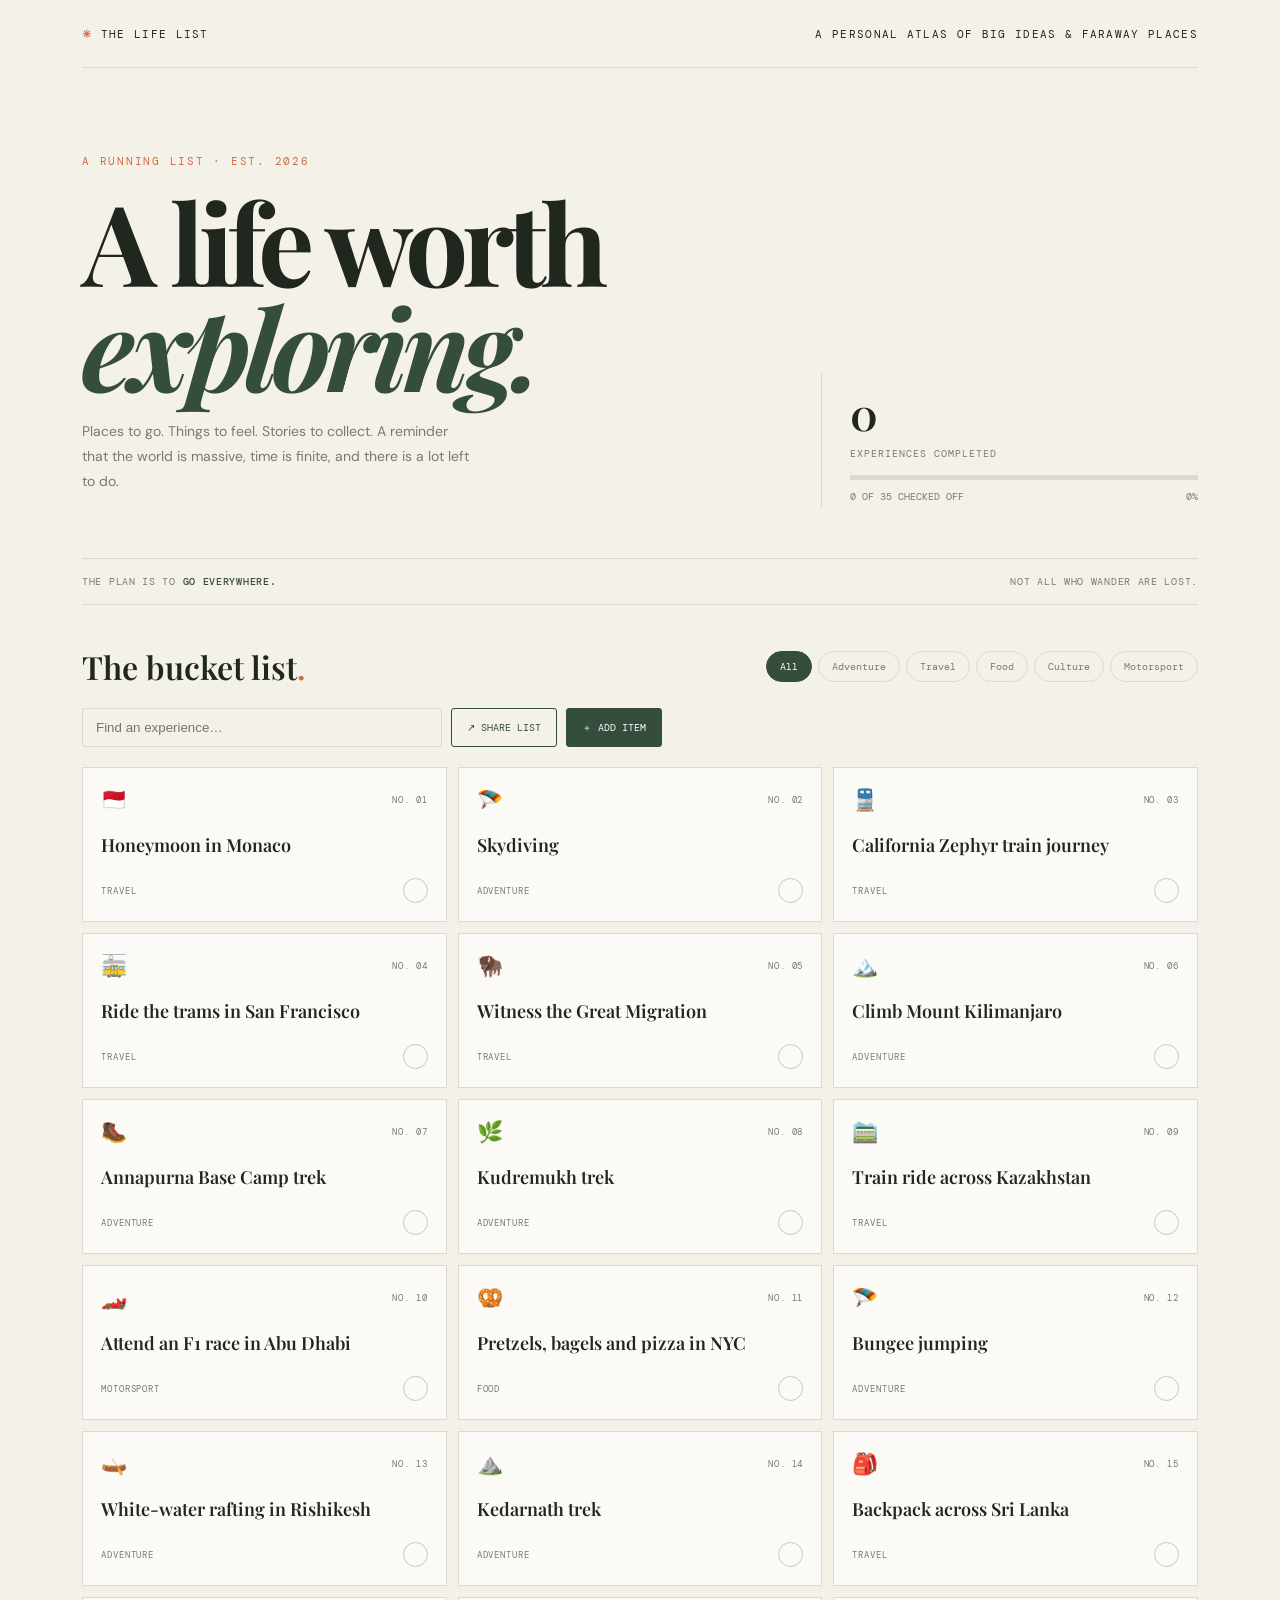
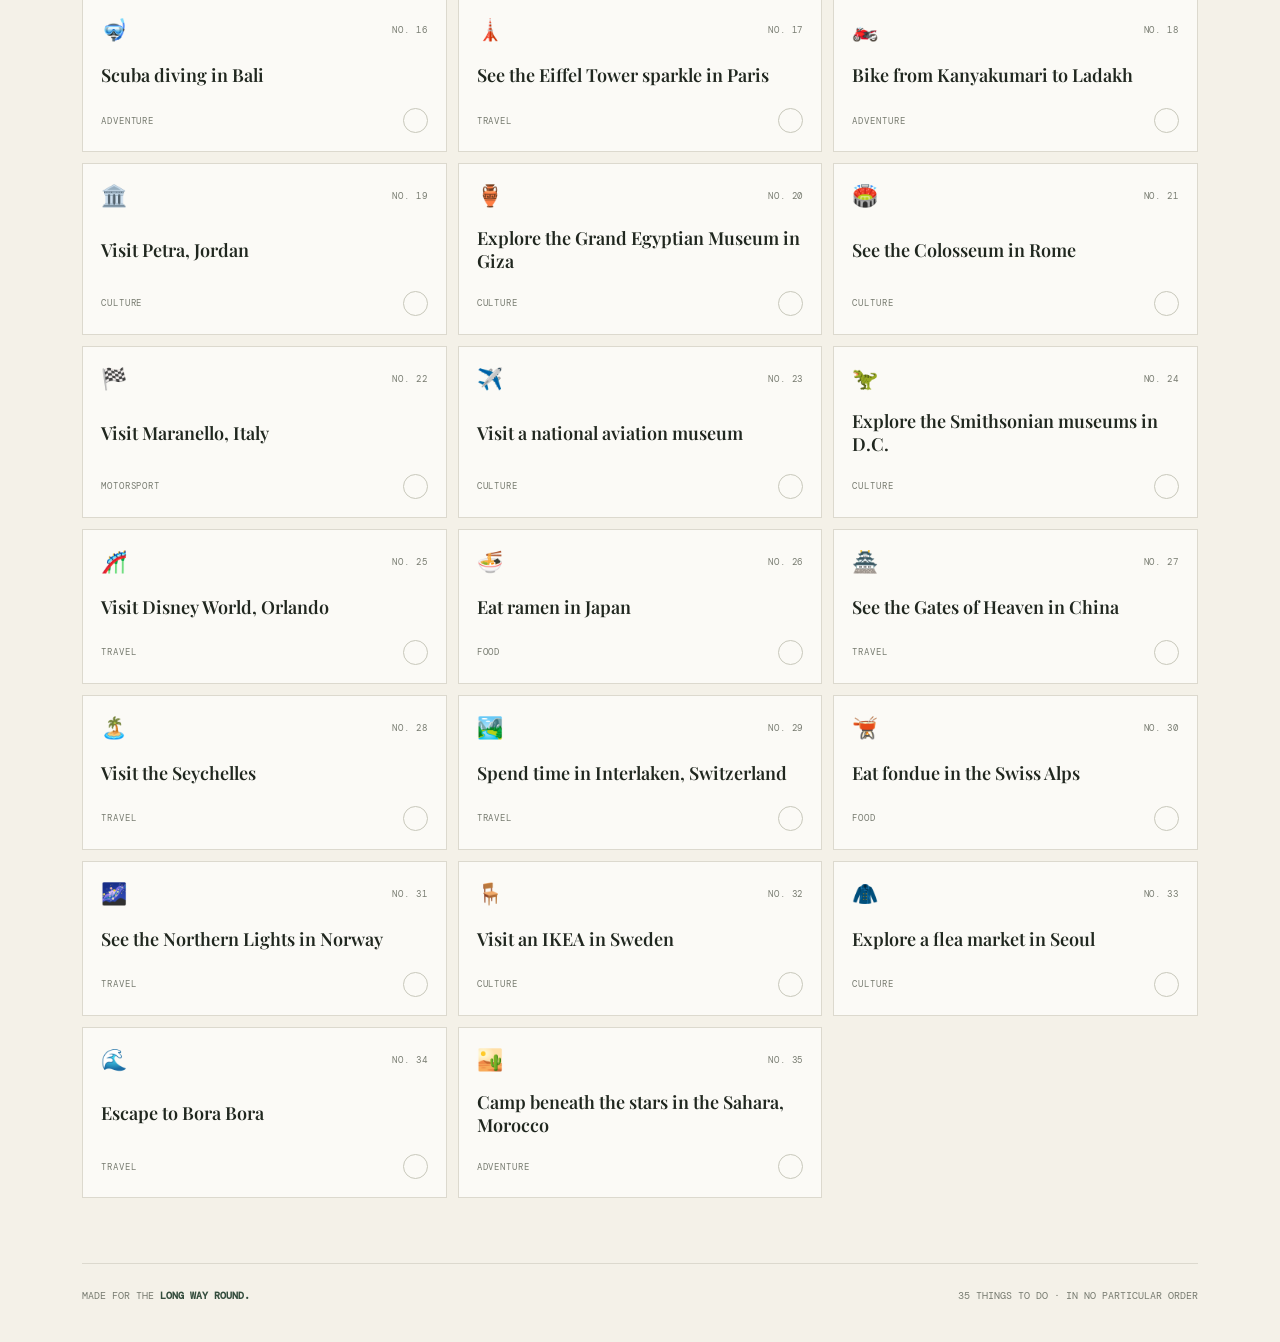
<file: index.html>
<!doctype html><html lang="en"><head><meta charset="utf-8"><meta name="viewport" content="width=device-width,initial-scale=1"><title>The Life List</title><link rel="preconnect" href="https://fonts.googleapis.com"><link href="https://fonts.googleapis.com/css2?family=DM+Mono&family=DM+Sans:wght@400;500;600;700&family=Playfair+Display:ital,wght@0,600;0,700;1,600&display=swap" rel="stylesheet"><style>
:root{--paper:#f4f1e8;--ink:#20271f;--muted:#777b70;--line:#dcd9ce;--green:#344d3d;--orange:#d66b43;--card:#fbfaf6;--serif:'Playfair Display',Georgia,serif;--mono:'DM Mono',monospace;--sans:'DM Sans',Arial,sans-serif}*{box-sizing:border-box}body{margin:0;background:var(--paper);color:var(--ink);font-family:var(--sans)}.wrap{max-width:1180px;margin:auto;padding:0 32px}.top{height:68px;border-bottom:1px solid var(--line);display:flex;justify-content:space-between;align-items:center;font:11px var(--mono);letter-spacing:.12em}.top b{color:var(--orange)}.hero{padding:75px 0 50px;display:grid;grid-template-columns:1.3fr .7fr;gap:40px;align-items:end}.eyebrow{font:11px var(--mono);letter-spacing:.16em;color:var(--orange);text-transform:uppercase}.hero h1{font:700 clamp(60px,9vw,112px)/.94 var(--serif);letter-spacing:-.055em;margin:20px 0}.hero h1 em{color:var(--green)}.copy{max-width:390px;color:var(--muted);line-height:1.8;font-size:14px}.stats{border-left:1px solid var(--line);padding:10px 0 5px 28px}.stats strong{font:600 44px var(--serif)}.stats small{display:block;font:10px var(--mono);color:var(--muted);letter-spacing:.1em;text-transform:uppercase;margin:5px 0 15px}.bar{height:5px;background:#ddd9ce}.bar i{display:block;height:100%;width:0;background:var(--orange);transition:.3s}.progress{display:flex;justify-content:space-between;font:10px var(--mono);color:var(--muted);margin-top:10px}.quote{border-block:1px solid var(--line);padding:16px 0;display:flex;justify-content:space-between;font:10px var(--mono);letter-spacing:.07em;color:var(--muted)}.quote b{color:var(--green);font-weight:500}.heading{display:flex;justify-content:space-between;align-items:center;gap:20px;margin:40px 0 20px}.heading h2{font:600 32px var(--serif);margin:0}.filters{display:flex;gap:6px;flex-wrap:wrap}.filter{border:1px solid var(--line);background:none;border-radius:30px;padding:8px 13px;font:10px var(--mono);color:var(--muted);cursor:pointer}.filter.active,.filter:hover{background:var(--green);color:white;border-color:var(--green)}.tools{display:flex;gap:9px;margin-bottom:20px}.search{flex:1;max-width:360px;padding:11px 13px;border:1px solid var(--line);background:transparent;border-radius:3px}.btn{border:1px solid var(--green);background:var(--green);color:white;padding:11px 15px;border-radius:3px;font:10px var(--mono);cursor:pointer}.btn.outline{background:transparent;color:var(--green)}.grid{display:grid;grid-template-columns:repeat(3,1fr);gap:11px;padding-bottom:65px}.item{background:var(--card);border:1px solid var(--line);min-height:155px;padding:18px;display:flex;flex-direction:column;justify-content:space-between;transition:.2s}.item:hover{transform:translateY(-3px);border-color:#a9ad9f}.item.done{background:#e9ece3}.itemtop,.itembottom{display:flex;justify-content:space-between;align-items:center}.ico{font-size:21px}.num,.tag{font:9px var(--mono);letter-spacing:.1em;color:var(--muted);text-transform:uppercase}.item h3{font:600 18px/1.3 var(--serif);margin:17px 0}.done h3{text-decoration:line-through;color:#737d70}.check{width:25px;height:25px;border:1px solid #c8c8bb;border-radius:50%;background:none;color:transparent;cursor:pointer}.done .check{background:var(--green);color:white;border-color:var(--green)}footer{border-top:1px solid var(--line);padding:25px 0 40px;display:flex;justify-content:space-between;font:10px var(--mono);color:var(--muted)}footer b{color:var(--green)}.modalbg{position:fixed;inset:0;background:#15201888;display:none;align-items:center;justify-content:center;padding:20px}.modalbg.open{display:flex}.modal{background:var(--paper);padding:28px;width:min(420px,100%);border:1px solid var(--line)}.modal h3{font:600 28px var(--serif);margin:0 0 20px}.modal label{display:block;font:10px var(--mono);color:var(--muted);margin:13px 0 6px}.modal input,.modal select{width:100%;padding:11px;border:1px solid var(--line);background:var(--card)}.modalactions{display:flex;justify-content:flex-end;gap:8px;margin-top:20px}.toast{position:fixed;bottom:22px;left:50%;transform:translateX(-50%);background:var(--ink);color:white;padding:12px 18px;font:11px var(--mono);opacity:0;transition:.2s}.toast.show{opacity:1}@media(max-width:800px){.hero{grid-template-columns:1fr;gap:20px}.stats{border:0;border-top:1px solid var(--line);padding:20px 0 0}.heading{align-items:flex-start;flex-direction:column}.grid{grid-template-columns:repeat(2,1fr)}}@media(max-width:540px){.wrap{padding:0 17px}.hero{padding:45px 0 32px}.hero h1{font-size:61px}.grid{gap:8px}.item{padding:13px;min-height:150px}.item h3{font-size:16px}.quote{font-size:8px}.top span:last-child{display:none}.search{max-width:none;min-width:0}.tools{flex-wrap:wrap}.search{flex-basis:100%}footer{font-size:8px}}
</style></head><body><div class="wrap"><header class="top"><span><b>✳</b> THE LIFE LIST</span><span>A PERSONAL ATLAS OF BIG IDEAS & FARAWAY PLACES</span></header><section class="hero"><div><p class="eyebrow">A running list · Est. 2026</p><h1>A life worth <em>exploring.</em></h1><p class="copy">Places to go. Things to feel. Stories to collect. A reminder that the world is massive, time is finite, and there is a lot left to do.</p></div><div class="stats"><strong id="done">0</strong><small>Experiences completed</small><div class="bar"><i id="fill"></i></div><div class="progress"><span id="progress">0 OF 35 CHECKED OFF</span><span id="percent">0%</span></div></div></section><div class="quote"><span>THE PLAN IS TO <b>GO EVERYWHERE.</b></span><span>NOT ALL WHO WANDER ARE LOST.</span></div><section class="heading"><h2>The bucket list<span style="color:var(--orange)">.</span></h2><div class="filters" id="filters"><button class="filter active" data-cat="All">All</button><button class="filter" data-cat="Adventure">Adventure</button><button class="filter" data-cat="Travel">Travel</button><button class="filter" data-cat="Food">Food</button><button class="filter" data-cat="Culture">Culture</button><button class="filter" data-cat="Motorsport">Motorsport</button></div></section><div class="tools"><input id="search" class="search" placeholder="Find an experience…"><button class="btn outline" id="share">↗ SHARE LIST</button><button class="btn" id="add">＋ ADD ITEM</button></div><main class="grid" id="grid"></main><footer><span>MADE FOR THE <b>LONG WAY ROUND.</b></span><span id="count">35 THINGS TO DO · IN NO PARTICULAR ORDER</span></footer></div><div class="modalbg" id="modal"><form class="modal" id="form"><h3>Add to the list.</h3><label for="title">The experience</label><input id="title" maxlength="80" required placeholder="Something unforgettable…"><label for="category">Category</label><select id="category"><option>Adventure</option><option>Travel</option><option>Food</option><option>Culture</option><option>Motorsport</option></select><div class="modalactions"><button type="button" class="btn outline" id="cancel">CANCEL</button><button class="btn">ADD TO LIST</button></div></form></div><div class="toast" id="toast">Link copied</div>
<script>
const base=[["Honeymoon in Monaco","Travel","🇲🇨"],["Skydiving","Adventure","🪂"],["California Zephyr train journey","Travel","🚆"],["Ride the trams in San Francisco","Travel","🚋"],["Witness the Great Migration","Travel","🦬"],["Climb Mount Kilimanjaro","Adventure","🏔️"],["Annapurna Base Camp trek","Adventure","🥾"],["Kudremukh trek","Adventure","🌿"],["Train ride across Kazakhstan","Travel","🚞"],["Attend an F1 race in Abu Dhabi","Motorsport","🏎️"],["Pretzels, bagels and pizza in NYC","Food","🥨"],["Bungee jumping","Adventure","🪂"],["White-water rafting in Rishikesh","Adventure","🛶"],["Kedarnath trek","Adventure","⛰️"],["Backpack across Sri Lanka","Travel","🎒"],["Scuba diving in Bali","Adventure","🤿"],["See the Eiffel Tower sparkle in Paris","Travel","🗼"],["Bike from Kanyakumari to Ladakh","Adventure","🏍️"],["Visit Petra, Jordan","Culture","🏛️"],["Explore the Grand Egyptian Museum in Giza","Culture","🏺"],["See the Colosseum in Rome","Culture","🏟️"],["Visit Maranello, Italy","Motorsport","🏁"],["Visit a national aviation museum","Culture","✈️"],["Explore the Smithsonian museums in D.C.","Culture","🦖"],["Visit Disney World, Orlando","Travel","🎢"],["Eat ramen in Japan","Food","🍜"],["See the Gates of Heaven in China","Travel","🏯"],["Visit the Seychelles","Travel","🏝️"],["Spend time in Interlaken, Switzerland","Travel","🏞️"],["Eat fondue in the Swiss Alps","Food","🫕"],["See the Northern Lights in Norway","Travel","🌌"],["Visit an IKEA in Sweden","Culture","🪑"],["Explore a flea market in Seoul","Culture","🧥"],["Escape to Bora Bora","Travel","🌊"],["Camp beneath the stars in the Sahara, Morocco","Adventure","🏜️"]];
let items=base.map((x,i)=>({id:"seed-"+i,title:x[0],cat:x[1],icon:x[2],done:false}));let filter="All";
try{let s=JSON.parse(localStorage.getItem("life-list")||"null");if(s){let map=new Map(s.map(x=>[x.id,x]));items=items.map(x=>({...x,done:map.get(x.id)?.done||false}));items.push(...s.filter(x=>!x.id.startsWith("seed-")));}}catch(e){}
const $=id=>document.getElementById(id);function esc(s){return s.replace(/[&<>"']/g,c=>({"&":"&amp;","<":"&lt;",">":"&gt;",'"':"&quot;","'":"&#39;"}[c]));}function save(){try{localStorage.setItem("life-list",JSON.stringify(items));}catch(e){}}
function render(){let n=items.filter(x=>x.done).length,p=items.length?Math.round(n/items.length*100):0;$("done").textContent=n;$("fill").style.width=p+"%";$("progress").textContent=n+" OF "+items.length+" CHECKED OFF";$("percent").textContent=p+"%";$("count").textContent=items.length+" THINGS TO DO · IN NO PARTICULAR ORDER";let q=$("search").value.toLowerCase();let list=items.filter(x=>(filter==="All"||x.cat===filter)&&x.title.toLowerCase().includes(q));$("grid").innerHTML=list.length?list.map(x=>'<article class="item '+(x.done?'done':'')+'"><div class="itemtop"><span class="ico">'+x.icon+'</span><span class="num">NO. '+String(items.indexOf(x)+1).padStart(2,"0")+'</span></div><h3>'+esc(x.title)+'</h3><div class="itembottom"><span class="tag">'+esc(x.cat)+'</span><button class="check" data-id="'+x.id+'" aria-label="Toggle completed">✓</button></div></article>').join(""):'<p>No matching experiences. Try another search.</p>';}
$("grid").addEventListener("click",e=>{let b=e.target.closest(".check");if(!b)return;let x=items.find(i=>i.id===b.dataset.id);x.done=!x.done;save();render();});$("filters").addEventListener("click",e=>{let b=e.target.closest("[data-cat]");if(!b)return;filter=b.dataset.cat;document.querySelectorAll(".filter").forEach(x=>x.classList.toggle("active",x===b));render();});$("search").addEventListener("input",render);$("add").onclick=()=>$("modal").classList.add("open");$("cancel").onclick=()=>$("modal").classList.remove("open");$("modal").addEventListener("click",e=>{if(e.target===$("modal"))$("modal").classList.remove("open");});$("form").addEventListener("submit",e=>{e.preventDefault();let title=$("title").value.trim(),cat=$("category").value;if(!title)return;items.push({id:"custom-"+Date.now(),title,cat,icon:({Adventure:"✦",Travel:"⌁",Food:"✳",Culture:"◇",Motorsport:"🏁"})[cat],done:false});save();$("title").value="";$("modal").classList.remove("open");filter="All";document.querySelectorAll(".filter").forEach(x=>x.classList.toggle("active",x.dataset.cat==="All"));render();});$("share").onclick=async()=>{try{if(navigator.share)await navigator.share({title:"The Life List",text:"A life worth exploring.",url:location.href});else{await navigator.clipboard.writeText(location.href);toast("Link copied — send it to your people.");}}catch(e){}};function toast(t){$("toast").textContent=t;$("toast").classList.add("show");setTimeout(()=>$("toast").classList.remove("show"),2200)}render();
</script></body></html>
</file>
